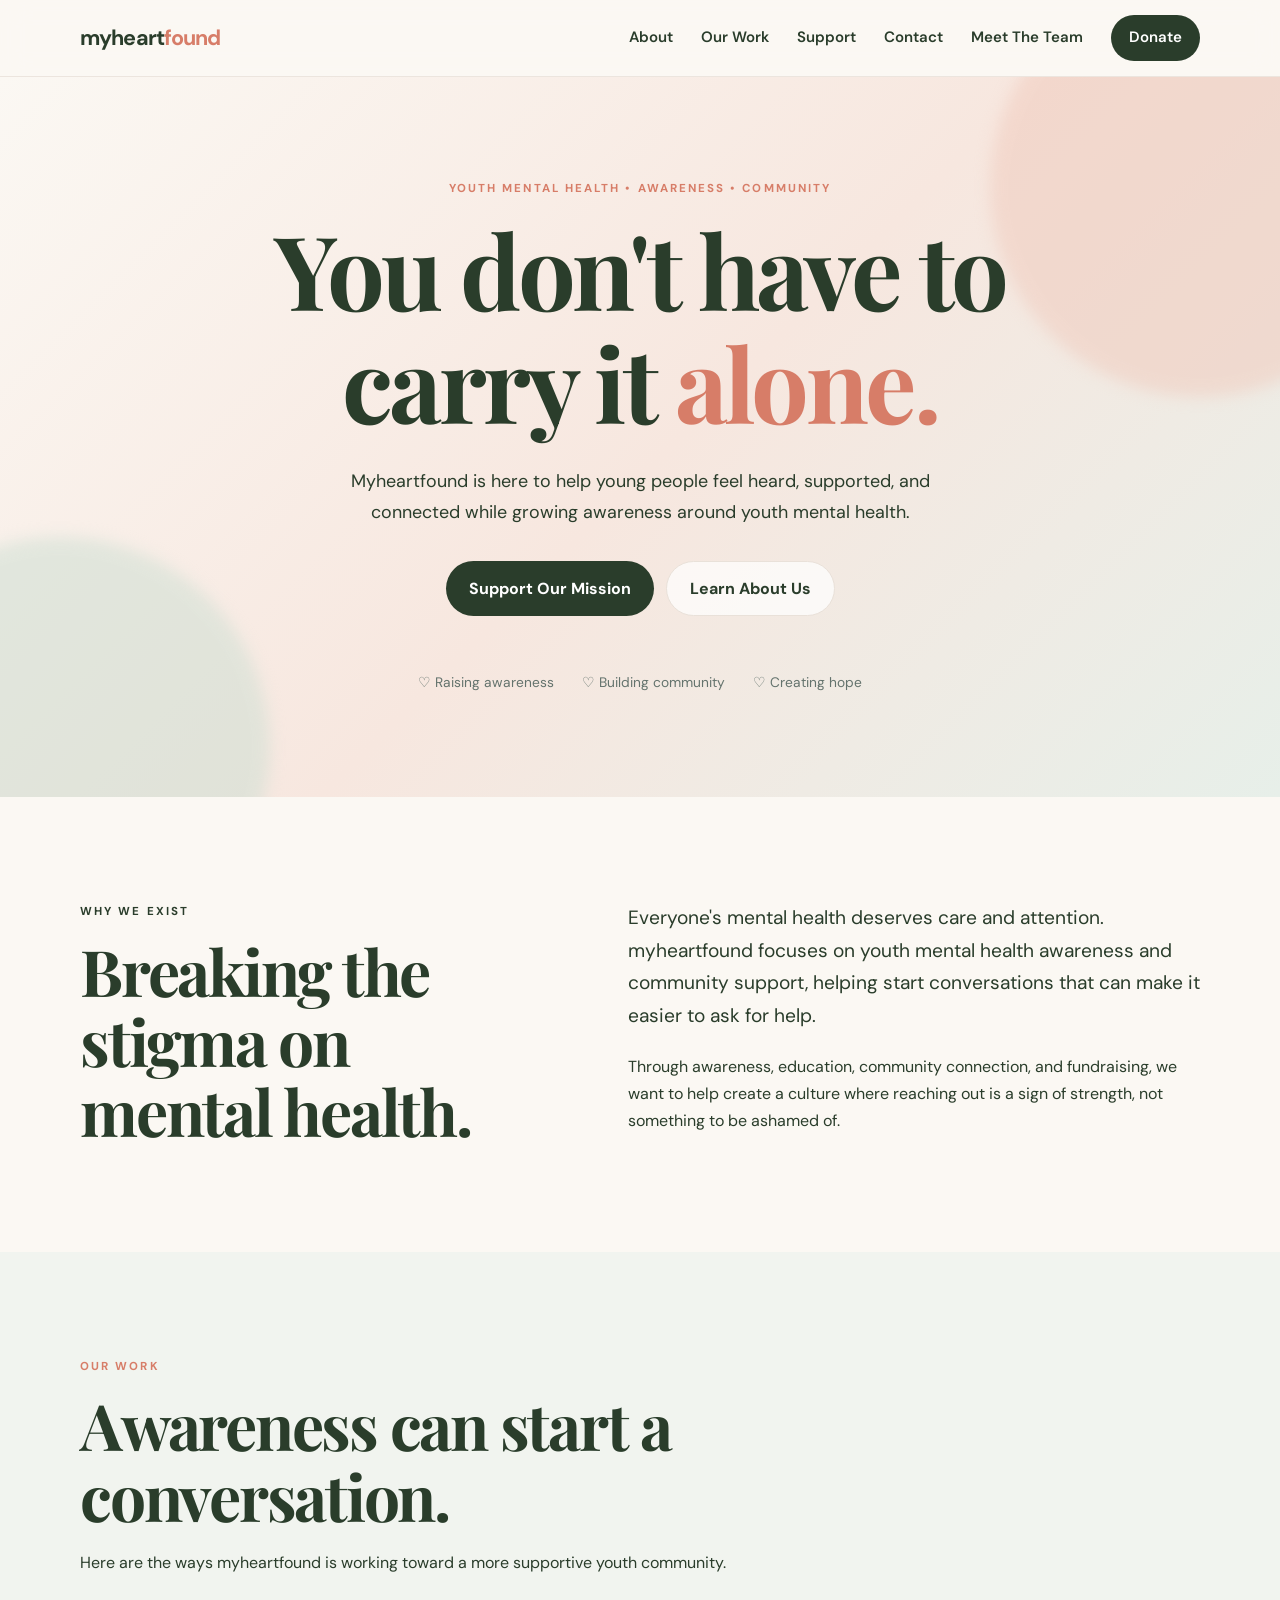
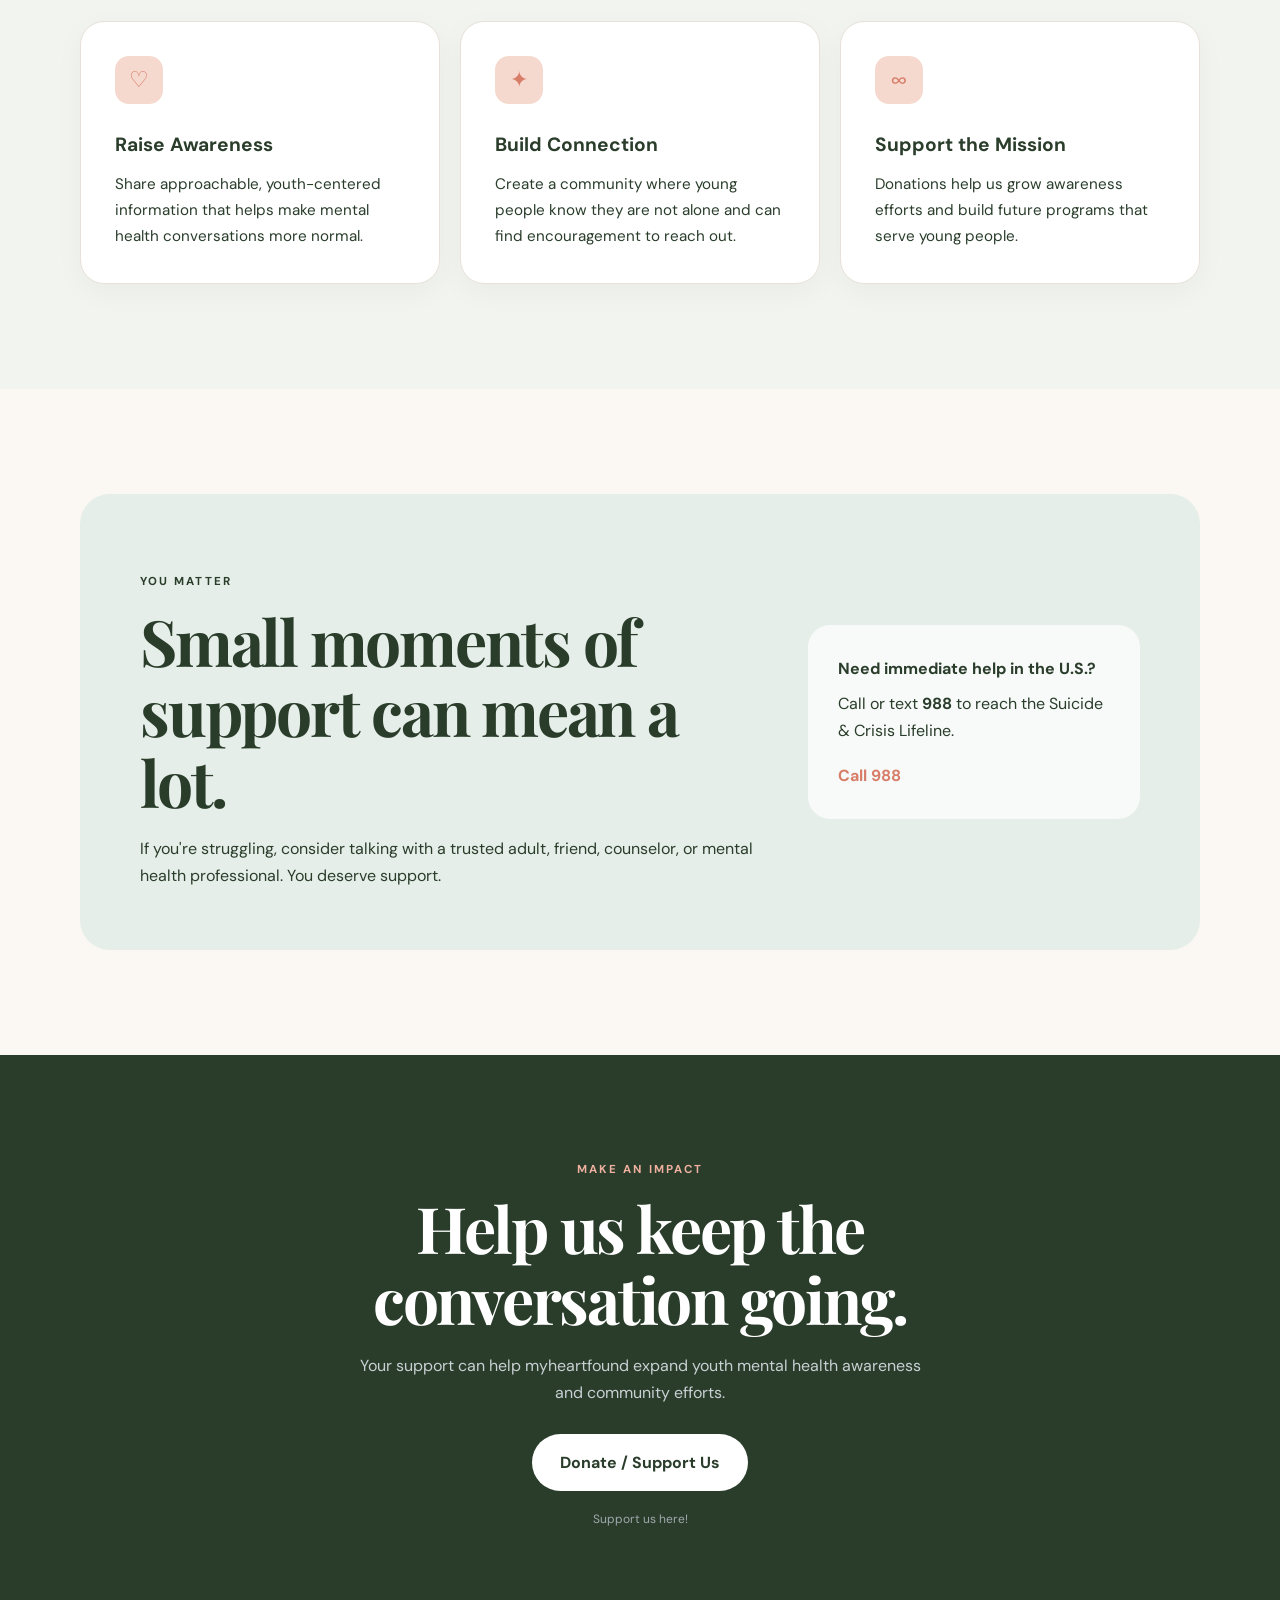
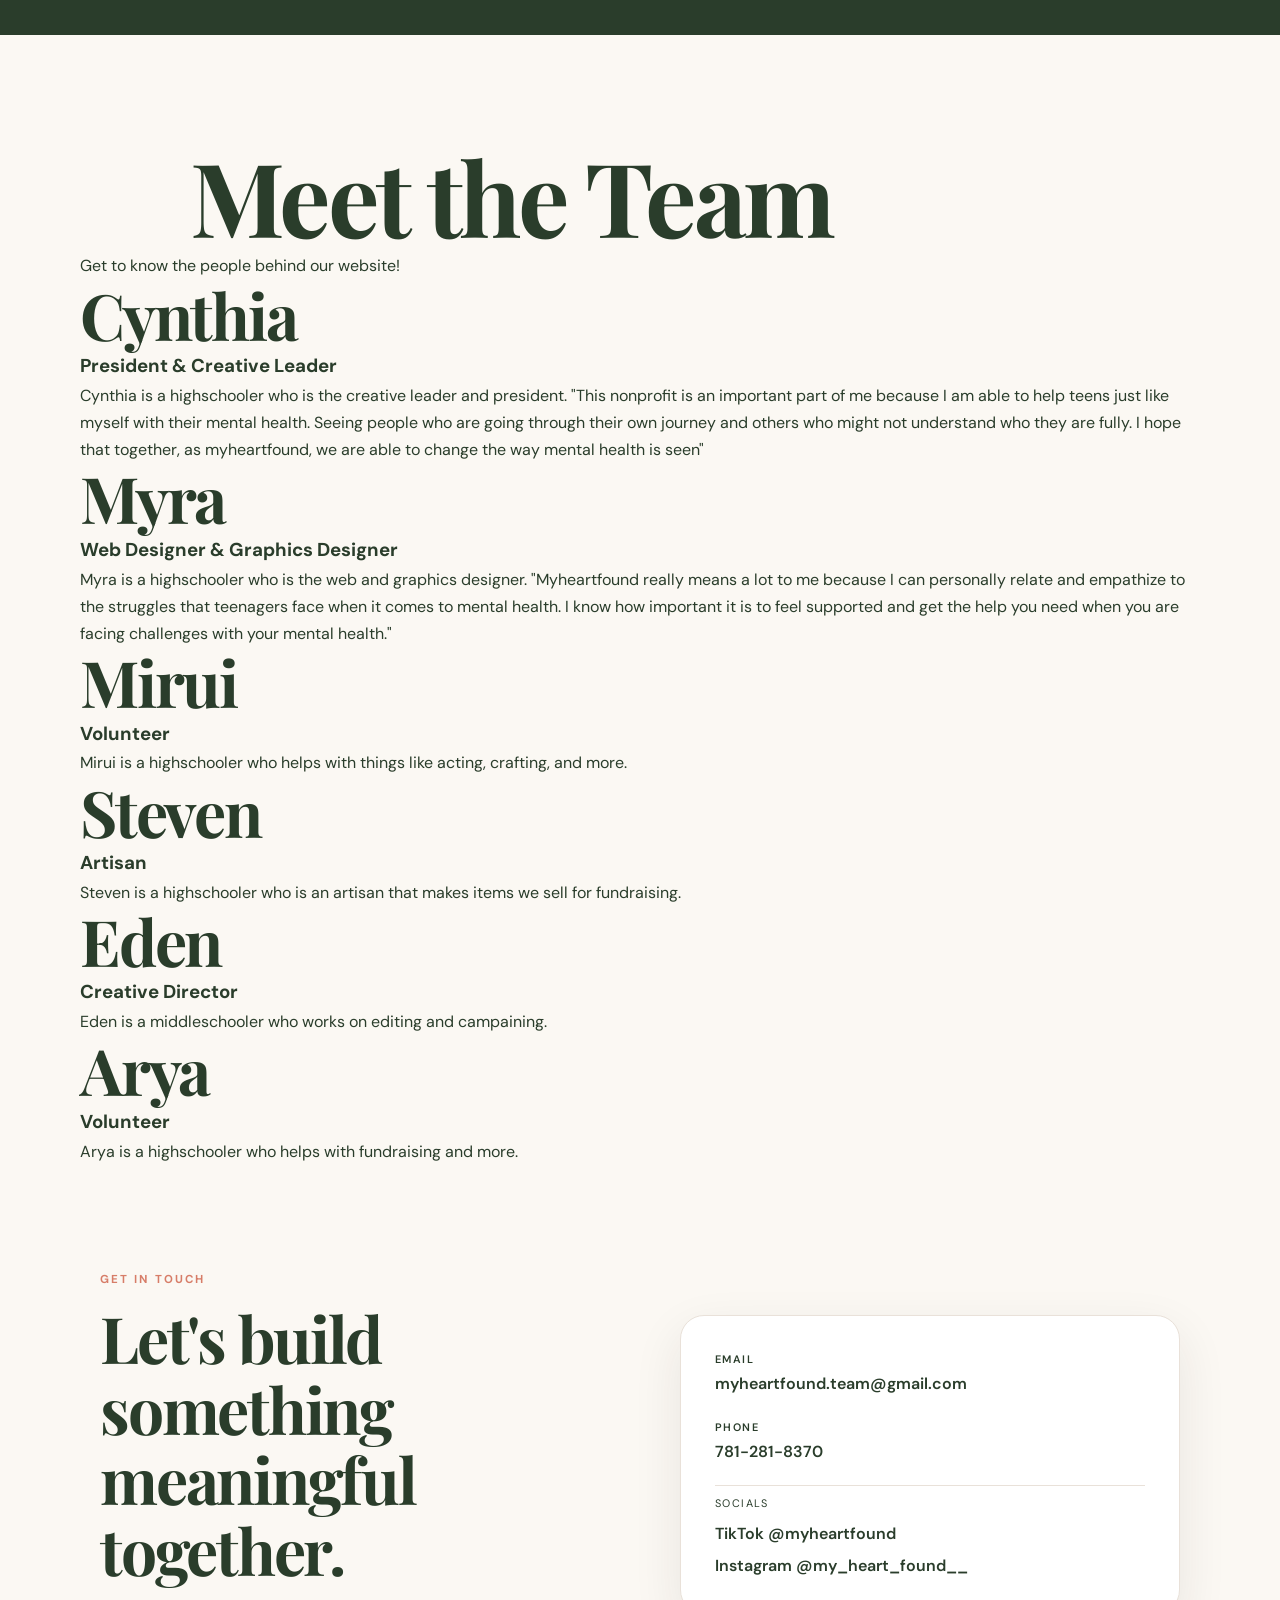
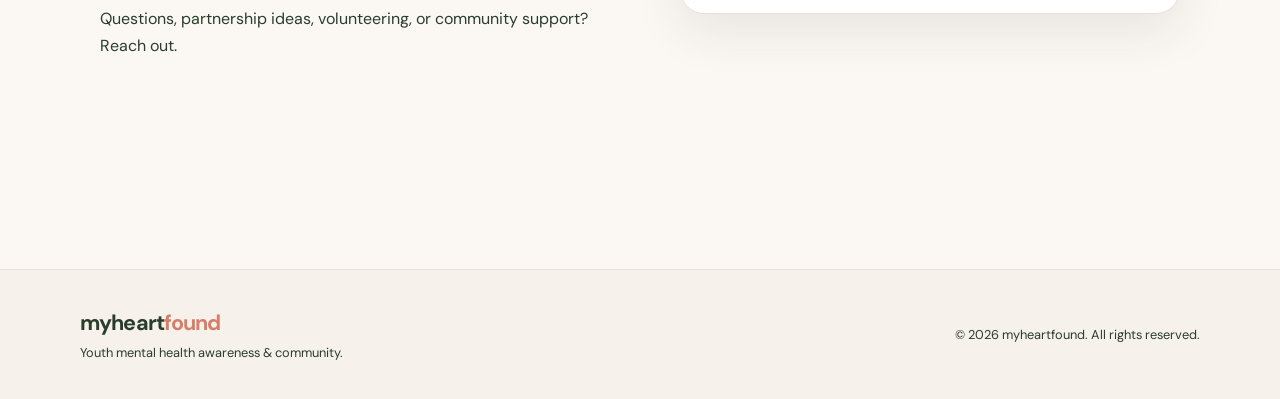
<file: index.html>
<!DOCTYPE html>
<html lang="en">
<head>
  <meta charset="UTF-8">
  <meta name="viewport" content="width=device-width, initial-scale=1.0">
  <meta name="description" content="myheartfound — supporting youth mental health awareness, connection, and hope.">
  <title>myheartfound | Youth Mental Health Awareness</title>
  <link rel="preconnect" href="https://fonts.googleapis.com">
  <link rel="preconnect" href="https://fonts.gstatic.com" crossorigin>
  <link href="https://fonts.googleapis.com/css2?family=DM+Sans:wght@400;500;600;700&family=Playfair+Display:wght@600;700&display=swap" rel="stylesheet">
  <link rel="stylesheet" href="style.css">
</head>
<body>
  <header class="site-header">
    <nav class="nav container">
      <a class="logo" href="#home">myheart<span>found</span></a>
      <button class="menu-toggle" aria-label="Open menu">☰</button>
      <div class="nav-links">
        <a href="#about">About</a>
        <a href="#impact">Our Work</a>
        <a href="#support">Support</a>
        <a href="#contact">Contact</a>
        <a href="#meettheteam">Meet The Team</a>
        <a class="nav-donate" href="#donate">Donate</a>
      </div>
    </nav>
  </header>

  <main>
    <section id="home" class="hero">
      <div class="hero-glow glow-one"></div>
      <div class="hero-glow glow-two"></div>
      <div class="container hero-content">
        <p class="eyebrow">YOUTH MENTAL HEALTH • AWARENESS • COMMUNITY</p>
        <h1>You don't have to carry it <em>alone.</em></h1>
        <p class="hero-text">
          Myheartfound is here to help young people feel heard, supported, and connected
          while growing awareness around youth mental health.
        </p>
        <div class="hero-actions">
          <a class="button primary" href="https://gofund.me/73f77999a">Support Our Mission</a>
          <a class="button secondary" href="#about">Learn About Us</a>
        </div>
        <div class="trust-row">
          <span>♡ Raising awareness</span>
          <span>♡ Building community</span>
          <span>♡ Creating hope</span>
        </div>
      </div>
    </section>

    <section id="about" class="section">
      <div class="container split">
        <div>
          <p class="eyebrow">WHY WE EXIST</p>
          <h2>Breaking the stigma on mental health.</h2>
        </div>
        <div>
          <p class="lead">
            Everyone's mental health deserves care and attention.
            myheartfound focuses on youth mental health awareness and community support,
            helping start conversations that can make it easier to ask for help.
          </p>
          <p>
            Through awareness, education, community connection, and fundraising, we want
            to help create a culture where reaching out is a sign of strength, not something
            to be ashamed of.
          </p>
        </div>
      </div>
    </section>

    <section id="impact" class="section tinted">
      <div class="container">
        <div class="section-heading">
          <p class="eyebrow">OUR WORK</p>
          <h2>Awareness can start a conversation.</h2>
          <p>Here are the ways myheartfound is working toward a more supportive youth community.</p>
        </div>
        <div class="cards">
          <article class="card">
            <div class="icon">♡</div>
            <h3>Raise Awareness</h3>
            <p>Share approachable, youth-centered information that helps make mental health conversations more normal.</p>
          </article>
          <article class="card">
            <div class="icon">✦</div>
            <h3>Build Connection</h3>
            <p>Create a community where young people know they are not alone and can find encouragement to reach out.</p>
          </article>
          <article class="card">
            <div class="icon">∞</div>
            <h3>Support the Mission</h3>
            <p>Donations help us grow awareness efforts and build future programs that serve young people.</p>
          </article>
        </div>
      </div>
    </section>

    <section id="support" class="section">
      <div class="container support-box">
        <div>
          <p class="eyebrow">YOU MATTER</p>
          <h2>Small moments of support can mean a lot.</h2>
          <p>
            If you're struggling, consider talking with a trusted adult, friend, counselor,
            or mental health professional. You deserve support.
          </p>
        </div>
        <div class="resource">
          <strong>Need immediate help in the U.S.?</strong>
          <p>Call or text <b>988</b> to reach the Suicide & Crisis Lifeline.</p>
          <a href="tel:988">Call 988</a>
        </div>
      </div>
    </section>

    <section id="donate" class="section donate-section">
      <div class="container donate-content">
        <p class="eyebrow">MAKE AN IMPACT</p>
        <h2>Help us keep the conversation going.</h2>
        <p>
          Your support can help myheartfound expand youth mental health awareness and
          community efforts.
        </p>
        <!--donation page. -->
        <a class="button primary large" href="https://gofund.me/2ebaca093">Donate / Support Us</a>
        <p class="small-note">Support us here!</p>
      </div>
    </section>

  <section id="meettheteam" class="section team-section">
      <div class="container team-grid">
        <div>
    
<!DOCTYPE html>
<html lang="en">
<head>
  <meta charset="UTF-8">
  <meta name="viewport" content="width=device-width, initial-scale=1.0">

  <title>Meet the Team</title>

  <link rel="stylesheet" href="style.css">
</head>

<body>

  <header>
    <h1>Meet the Team</h1>
    <p>Get to know the people behind our website!</p>
  </header>

  <main class="team-section">

    <div class="team-member">
     
      <h2>Cynthia</h2>
      <h3>President & Creative Leader </h3>

      <p>
        Cynthia is a highschooler who is the creative leader and president. "This nonprofit is an important part of me because I am able to help teens just like myself with their mental health. Seeing people who are going through their own journey and others who might not understand who they are fully. I hope that together, as myheartfound, we are able to change the way mental health is seen" 
      </p>
    </div>


    <div class="team-member">
    
      <h2>Myra</h2>
      <h3>Web Designer & Graphics Designer</h3>

      <p>
        Myra is a highschooler who is the web and graphics designer. "Myheartfound really means a lot to me because I can personally relate and empathize to the struggles that teenagers face when it comes to mental health. I know how important it is to feel supported and get the help you need when you are facing challenges with your mental health."
      </p>
    </div>


    <div class="team-member">
     
      
      <h2>Mirui</h2>
      <h3>Volunteer</h3>

      <p>
        Mirui is a highschooler who helps with things like acting, crafting, and more. 
      </p>
    </div>


    <div class="team-member">
    
      <h2>Steven</h2>
      <h3>Artisan</h3>

      <p>
        Steven is a highschooler who is an artisan that makes items we sell for fundraising.
      </p>
    </div>

  <div class="team-member">
    
      <h2>Eden</h2>
      <h3>Creative Director</h3>

      <p>
        Eden is a middleschooler who works on editing and campaining.
      </p>
    </div>

      <div class="team-member">

      <h2>Arya</h2>
      <h3>Volunteer</h3>

      <p>
         Arya is a highschooler who helps with fundraising and more. 
      </p>
    </div>

    
  </main>

</body>
</html>


    
    <section id="contact" class="section contact-section">
      <div class="container contact-grid">
        <div>
          <p class="eyebrow">GET IN TOUCH</p>
          <h2>Let's build something meaningful together.</h2>
          <p>Questions, partnership ideas, volunteering, or community support? Reach out.</p>
        </div>
        <div class="contact-card">
          <a href="mailto:myheartfound.team@gmail.com"><span>Email</span>myheartfound.team@gmail.com</a>
          <a href="tel:7812818370"><span>Phone</span>781-281-8370</a>
          <div class="socials">
            <span>Socials</span>
            <a href="https://www.tiktok.com/@myheartfound" target="_blank" rel="noopener">TikTok @myheartfound</a>
            <a href="https://www.instagram.com/my_heart_found__" target="_blank" rel="noopener">Instagram @my_heart_found__</a>
          </div>
        </div>
      </div>
    </section>
  </main>

  <footer>
    <div class="container footer-inner">
      <div>
        <div class="logo">myheart<span>found</span></div>
        <p>Youth mental health awareness & community.</p>
      </div>
      <p>© 2026 myheartfound. All rights reserved.</p>
    </div>
  </footer>

  <script>
    const toggle = document.querySelector('.menu-toggle');
    const links = document.querySelector('.nav-links');
    toggle.addEventListener('click', () => links.classList.toggle('open'));
    document.querySelectorAll('.nav-links a').forEach(link => {
      link.addEventListener('click', () => links.classList.remove('open'));
    });
  </script>
</body>
</html>
</file>
<file: style.css>
* { box-sizing: border-box; margin: 0; padding: 0; }
:root {
  --ink: #2a3d2b;
  --muted: ##e398b0;
  --cream: #fbf8f3;
  --white: #ffffff;
  --peach: #f6d9ce;
  --peach-dark: #e9b8a9;
  --sage: #dbe7df;
  --accent: #d77d68;
  --line: #e9e1d9;
  --shadow: 0 18px 50px rgba(43, 38, 32, .09);
}
html { scroll-behavior: smooth; }
body { font-family: "DM Sans", sans-serif; color: var(--ink); background: var(--cream); line-height: 1.7; }
a { color: inherit; text-decoration: none; }
.container { width: min(1120px, calc(100% - 40px)); margin: 0 auto; }

.site-header { position: sticky; top: 0; z-index: 20; background: rgba(251,248,243,.92); backdrop-filter: blur(14px); border-bottom: 1px solid rgba(233,225,217,.8); }
.nav { min-height: 76px; display: flex; align-items: center; justify-content: space-between; }
.logo { font-weight: 700; font-size: 1.35rem; letter-spacing: -.04em; }
.logo span { color: var(--accent); }
.nav-links { display: flex; align-items: center; gap: 28px; font-size: .94rem; font-weight: 600; }
.nav-links a:hover { color: var(--accent); }
.nav-donate { background: var(--ink); color: white; padding: 10px 18px; border-radius: 999px; }
.nav-donate:hover { background: var(--accent); color: white !important; }
.menu-toggle { display: none; border: 0; background: none; font-size: 1.5rem; }

.hero { min-height: 720px; display: grid; place-items: center; position: relative; overflow: hidden; background: linear-gradient(135deg, #fbf8f3 0%, #f7e7df 52%, #e7efe9 100%); }
.hero-content { position: relative; z-index: 2; padding: 100px 0; max-width: 930px; text-align: center; }
.eyebrow { text-transform: uppercase; letter-spacing: .18em; font-size: .72rem; font-weight: 700; color: var(--accent); margin-bottom: 14px; }
h1, h2 { font-family: "Playfair Display", serif; line-height: 1.1; letter-spacing: -.035em; }
h1 { font-size: clamp(3.4rem, 8vw, 6.8rem); max-width: 900px; margin: auto; }
h1 em { color: var(--accent); font-style: normal; }
.hero-text { max-width: 650px; margin: 28px auto 34px; font-size: 1.12rem; color: var(--muted); }
.hero-actions { display: flex; justify-content: center; gap: 12px; flex-wrap: wrap; }
.button { display: inline-flex; align-items: center; justify-content: center; border-radius: 999px; padding: 13px 23px; font-weight: 700; transition: transform .2s, box-shadow .2s, background .2s; }
.button:hover { transform: translateY(-2px); box-shadow: 0 10px 25px rgba(43,38,32,.12); }
.primary { background: var(--ink); color: white; }
.primary:hover { background: #374852; }
.secondary { background: rgba(255,255,255,.72); border: 1px solid var(--line); }
.trust-row { margin-top: 55px; display: flex; justify-content: center; gap: 28px; flex-wrap: wrap; color: #64736d; font-size: .86rem; }
.hero-glow { position: absolute; width: 420px; height: 420px; border-radius: 50%; filter: blur(8px); opacity: .5; }
.glow-one { background: #f0c9bb; right: -130px; top: -100px; }
.glow-two { background: #cbded2; left: -150px; bottom: -160px; }

.section { padding: 105px 0; }
.tinted { background: #f1f4ef; }
.split { display: grid; grid-template-columns: .9fr 1.1fr; gap: 80px; align-items: start; }
h2 { font-size: clamp(2.5rem, 5vw, 4.2rem); }
.lead { font-size: 1.2rem; color: var(--ink); margin-bottom: 20px; }
.split p:not(.lead) { color: var(--muted); }
.section-heading { max-width: 700px; margin-bottom: 45px; }
.section-heading > p:last-child { margin-top: 18px; color: var(--muted); }
.cards { display: grid; grid-template-columns: repeat(3, 1fr); gap: 20px; }
.card { background: white; border: 1px solid var(--line); padding: 34px; border-radius: 24px; box-shadow: 0 8px 30px rgba(43,38,32,.04); }
.icon { width: 48px; height: 48px; display: grid; place-items: center; border-radius: 14px; background: var(--peach); color: var(--accent); font-size: 1.4rem; margin-bottom: 25px; }
.card h3 { font-size: 1.2rem; margin-bottom: 10px; }
.card p { color: var(--muted); font-size: .95rem; }

.support-box { background: #e5eee8; border-radius: 30px; padding: 60px; display: grid; grid-template-columns: 1.3fr .7fr; gap: 50px; }
.support-box p { color: var(--muted); margin-top: 18px; }
.resource { background: rgba(255,255,255,.7); border-radius: 22px; padding: 30px; align-self: center; }
.resource p { margin: 8px 0 18px; }
.resource a { display: inline-block; font-weight: 700; color: var(--accent); }

.donate-section { background: var(--ink); color: white; text-align: center; }
.donate-content { max-width: 720px; }
.donate-section .eyebrow { color: #efb09f; }
.donate-section p:not(.eyebrow):not(.small-note) { color: #c8d0d3; margin: 18px auto 28px; max-width: 590px; }
.donate-section .primary { background: white; color: var(--ink); }
.large { padding: 15px 28px; }
.small-note { margin-top: 18px; font-size: .75rem; color: #9fa9ad !important; }

.contact-grid { display: grid; grid-template-columns: 1fr 1fr; gap: 80px; align-items: center; }
.contact-section h2 { max-width: 600px; }
.contact-section > .container > div:first-child > p:last-child { margin-top: 20px; color: var(--muted); }
.contact-card { background: white; border: 1px solid var(--line); border-radius: 24px; padding: 34px; box-shadow: var(--shadow); display: grid; gap: 20px; }
.contact-card a { font-weight: 600; }
.contact-card a:hover { color: var(--accent); }
.contact-card span { display: block; text-transform: uppercase; letter-spacing: .13em; font-size: .68rem; color: var(--muted); margin-bottom: 2px; }
.socials { padding-top: 8px; border-top: 1px solid var(--line); display: grid; gap: 5px; }

footer { border-top: 1px solid var(--line); padding: 35px 0; background: #f6f1eb; }
.footer-inner { display: flex; justify-content: space-between; align-items: center; gap: 20px; }
.footer-inner p { color: var(--muted); font-size: .8rem; }

@media (max-width: 760px) {
  .container { width: min(100% - 28px, 1120px); }
  .nav { min-height: 68px; }
  .menu-toggle { display: block; }
  .nav-links { display: none; position: absolute; top: 68px; left: 14px; right: 14px; padding: 18px; background: white; border: 1px solid var(--line); border-radius: 18px; box-shadow: var(--shadow); flex-direction: column; align-items: stretch; }
  .nav-links.open { display: flex; }
  .nav-links a { padding: 8px; }
  .nav-donate { text-align: center; }
  .hero { min-height: 680px; }
  .hero-content { padding: 75px 0; }
  h1 { font-size: clamp(3rem, 15vw, 5rem); }
  .trust-row { gap: 10px; flex-direction: column; }
  .section { padding: 75px 0; }
  .split, .cards, .support-box, .contact-grid { grid-template-columns: 1fr; }
  .split { gap: 35px; }
  .cards { gap: 14px; }
  .support-box { padding: 30px; gap: 25px; }
  .contact-grid { gap: 35px; }
  .footer-inner { flex-direction: column; align-items: flex-start; }
.team-section {
  width: 90%;
  max-width: 1100px;
  margin: 50px auto;

  display: grid;
  grid-template-columns: repeat(2, 1fr);
  gap: 30px;
}

.team-member {
  background: white;
  padding: 25px;
  text-align: center;

  border-radius: 15px;

  box-shadow: 0 5px 15px rgba(0, 0, 0, 0.15);

  transition: transform 0.2s ease;
}

.team-member:hover {
  transform: translateY(-5px);
}

.team-member img {
  width: 160px;
  height: 160px;

  object-fit: cover;

  border-radius: 50%;

  border: 5px solid #6b4226;
}

.team-member h2 {
  margin: 0 0 10px;
  color: #4a2c17;
}

.team-member h3 {
  margin: 0 0 10px;
  color: #b1782c;
}

.team-member p {
  color: #555;
  line-height: 1.2;
}


/* Mobile */
@media (max-width: 700px) {

  .team-section {
    grid-template-columns: 1fr;
  }

  .team-member img {
    width: 130px;
    height: 130px;
  }

}
</file>
